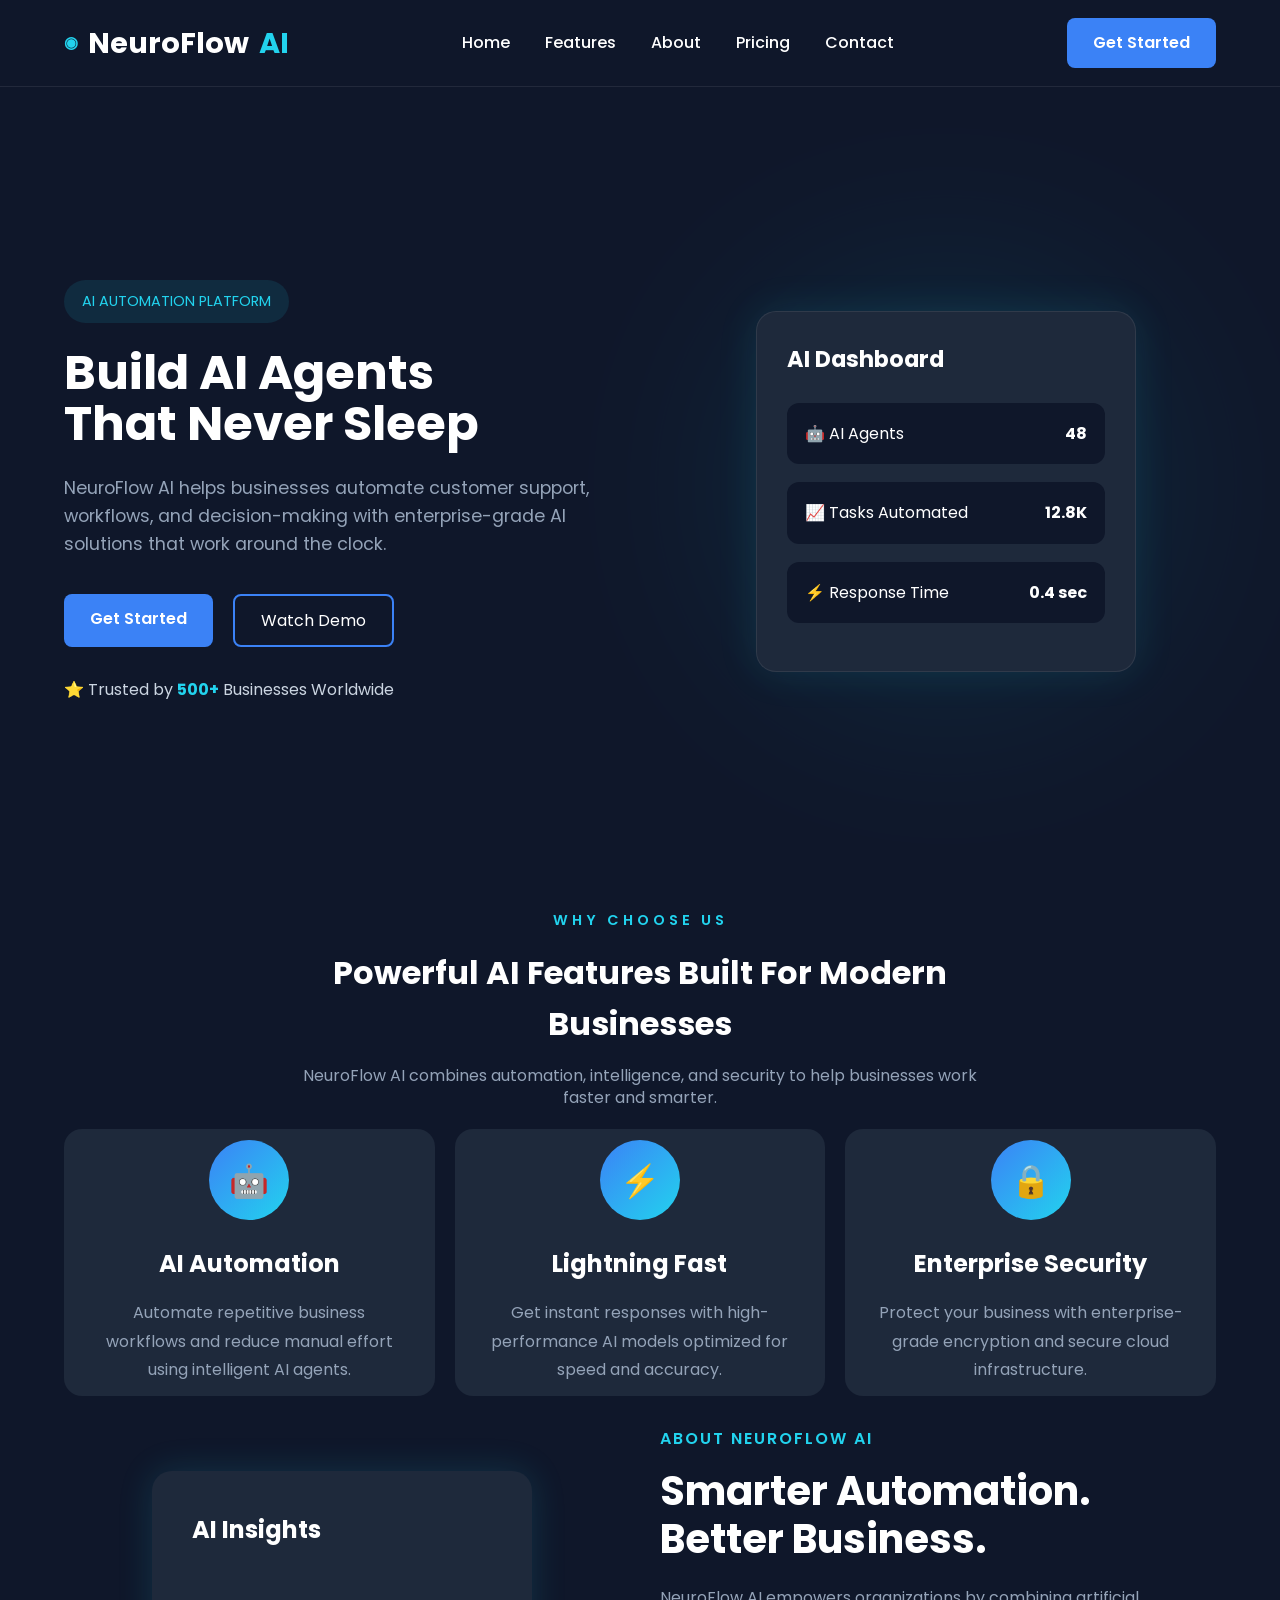
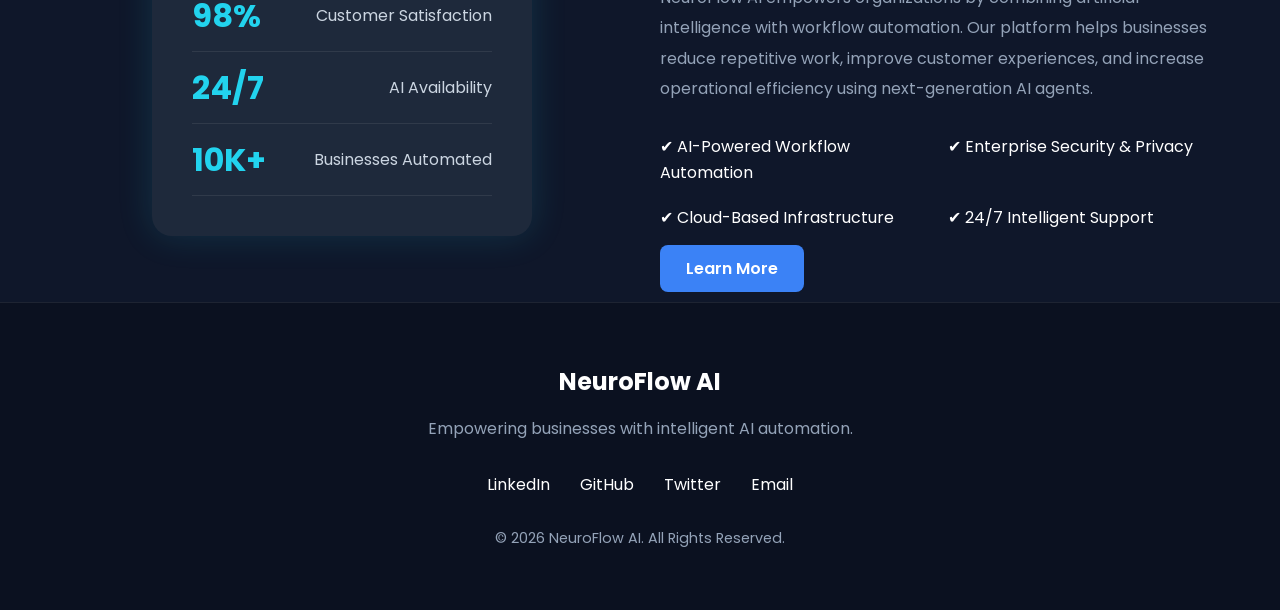
<file: WebDev-L1-LandingPage/index.html>
<!DOCTYPE html>
<html lang="en">
<head>
    <meta charset="UTF-8">
    <meta name="viewport" content="width=device-width, initial-scale=1.0">

    <title>NeuroFlow AI</title>

    <!-- Google Font -->
    <link href="https://fonts.googleapis.com/css2?family=Poppins:wght@300;400;500;600;700&display=swap" rel="stylesheet">

    <!-- CSS -->
    <link rel="stylesheet" href="style.css">
</head>
<body>
    <!-- Navbar ===== -->

<header>

    <nav class="navbar">

        <div class="container nav-container">

            <div class="logo">
               <span class="logo-icon">◉</span>
                NeuroFlow <span>AI</span>
            </div>

            <ul class="nav-links">

                <li><a href="#">Home</a></li>

                <li><a href="#">Features</a></li>

                <li><a href="#">About</a></li>

                <li><a href="#">Pricing</a></li>

                <li><a href="#">Contact</a></li>

            </ul>

            <a href="#" class="btn">Get Started</a>

        </div>

    </nav>

</header>
<!-- ===== Hero Section ===== -->

<section class="hero">

    <div class="container hero-container">

        <div class="hero-content">

            <span class="hero-tag">
                AI AUTOMATION PLATFORM
            </span>

            <h1>
                Build AI Agents <br>
                That Never Sleep
            </h1>

            <p>
                NeuroFlow AI helps businesses automate customer support,
                workflows, and decision-making with enterprise-grade AI
                solutions that work around the clock.
            </p>

            <div class="hero-buttons">

                <a href="#" class="btn">
                    Get Started
                </a>

                <a href="#" class="btn-secondary">
                    Watch Demo
                </a>

            </div>

            <div class="hero-rating">

                ⭐ Trusted by <span>500+</span> Businesses Worldwide

            </div>

        </div>

        <div class="hero-image">

            <div class="dashboard-card">

                <h3>AI Dashboard</h3>

                <div class="stat-card">
                    🤖 AI Agents <strong>48</strong>
                </div>

                <div class="stat-card">
                    📈 Tasks Automated <strong>12.8K</strong>
                </div>

                <div class="stat-card">
                    ⚡ Response Time <strong>0.4 sec</strong>
                </div>

            </div>

        </div>

    </div>

</section>
<!-- ================= Features ================= -->

<section class="features" id="features">

    <div class="container">

        <div class="section-title">

            <span>WHY CHOOSE US</span>

            <h2>Powerful AI Features Built For Modern Businesses</h2>

            <p>
                NeuroFlow AI combines automation, intelligence, and security
                to help businesses work faster and smarter.
            </p>

        </div>

        <div class="feature-grid">

            <div class="feature-card">

                <div class="feature-icon">🤖</div>

                <h3>AI Automation</h3>

                <p>
                    Automate repetitive business workflows and reduce manual effort using intelligent AI agents.
                </p>

            </div>

            <div class="feature-card">

                <div class="feature-icon">⚡</div>

                <h3>Lightning Fast</h3>

                <p>
                    Get instant responses with high-performance AI models optimized for speed and accuracy.
                </p>

            </div>

            <div class="feature-card">

                <div class="feature-icon">🔒</div>

                <h3>Enterprise Security</h3>

                <p>
                    Protect your business with enterprise-grade encryption and secure cloud infrastructure.
                </p>

            </div>

        </div>

    </div>

</section>
<!--================ ABOUT =================-->

<section class="about" id="about">

    <div class="container about-container">

        <div class="about-image">

            <div class="about-card">

                <h2>AI Insights</h2>

                <div class="about-stat">

                    <span>98%</span>

                    <p>Customer Satisfaction</p>

                </div>

                <div class="about-stat">

                    <span>24/7</span>

                    <p>AI Availability</p>

                </div>

                <div class="about-stat">

                    <span>10K+</span>

                    <p>Businesses Automated</p>

                </div>

            </div>

        </div>

        <div class="about-content">

            <span class="section-subtitle">
                ABOUT NEUROFLOW AI
            </span>

            <h2>
                Smarter Automation.
                Better Business.
            </h2>

            <p>

                NeuroFlow AI empowers organizations by combining
                artificial intelligence with workflow automation.
                Our platform helps businesses reduce repetitive work,
                improve customer experiences, and increase operational
                efficiency using next-generation AI agents.

            </p>

            <div class="about-list">

                <div>✔ AI-Powered Workflow Automation</div>

                <div>✔ Enterprise Security & Privacy</div>

                <div>✔ Cloud-Based Infrastructure</div>

                <div>✔ 24/7 Intelligent Support</div>

            </div>

            <a href="#" class="btn">

                Learn More

            </a>

        </div>

    </div>

</section>
<!--================ FOOTER =================-->

<footer class="footer" id="contact">

    <div class="container">

        <h2>NeuroFlow AI</h2>

        <p>
            Empowering businesses with intelligent AI automation.
        </p>

        <div class="footer-links">

            <a href="#">LinkedIn</a>

            <a href="#">GitHub</a>

            <a href="#">Twitter</a>

            <a href="#">Email</a>

        </div>

        <p class="copyright">

            © 2026 NeuroFlow AI. All Rights Reserved.

        </p>

    </div>

</footer>

</body>
</html>
</file>
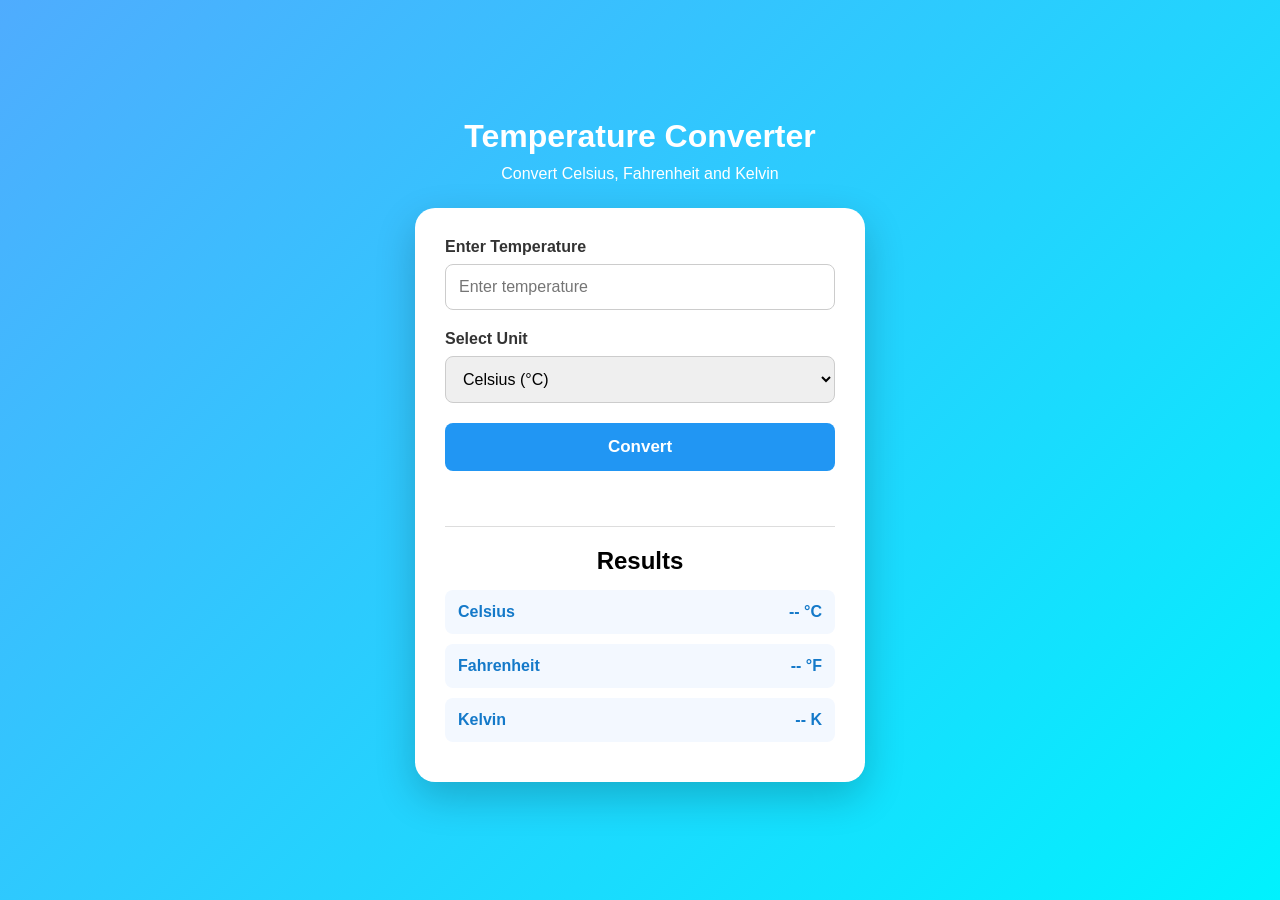
<file: WebDev-L1-TemperatureConvertor/index.html>
<!DOCTYPE html>
<html lang="en">

<head>
    <meta charset="UTF-8">
    <meta name="viewport" content="width=device-width, initial-scale=1.0">

    <title>Temperature Converter</title>

    <style>
        * {
            margin: 0;
            padding: 0;
            box-sizing: border-box;
        }

        body {
            min-height: 100vh;
            display: flex;
            justify-content: center;
            align-items: center;
            font-family: Arial, sans-serif;
            background: linear-gradient(135deg, #4facfe, #00f2fe);
            padding: 20px;
        }

        .container {
            width: 100%;
            max-width: 450px;
            text-align: center;
        }

        h1 {
            color: white;
            margin-bottom: 10px;
        }

        .subtitle {
            color: white;
            margin-bottom: 25px;
        }

        .converter {
            background: white;
            padding: 30px;
            border-radius: 20px;
            box-shadow: 0 15px 40px rgba(0, 0, 0, 0.2);
            text-align: left;
        }

        label {
            display: block;
            margin-bottom: 8px;
            font-weight: bold;
            color: #333;
        }

        input,
        select {
            width: 100%;
            padding: 13px;
            margin-bottom: 20px;
            border: 1px solid #ccc;
            border-radius: 8px;
            font-size: 16px;
            outline: none;
        }

        input:focus,
        select:focus {
            border-color: #2196f3;
        }

        button {
            width: 100%;
            padding: 14px;
            border: none;
            border-radius: 8px;
            background: #2196f3;
            color: white;
            font-size: 17px;
            font-weight: bold;
            cursor: pointer;
        }

        button:hover {
            background: #1479c9;
        }

        #error {
            color: #e63946;
            text-align: center;
            margin-top: 15px;
            min-height: 20px;
        }

        .results {
            margin-top: 20px;
            padding-top: 20px;
            border-top: 1px solid #ddd;
        }

        .results h2 {
            text-align: center;
            margin-bottom: 15px;
        }

        .result-item {
            display: flex;
            justify-content: space-between;
            padding: 13px;
            margin-bottom: 10px;
            background: #f3f8ff;
            border-radius: 8px;
        }

        .result-item span {
            font-weight: bold;
            color: #1479c9;
        }
    </style>
</head>

<body>

    <div class="container">

        <h1>Temperature Converter</h1>

        <p class="subtitle">
            Convert Celsius, Fahrenheit and Kelvin
        </p>

        <div class="converter">

            <label for="temperature">
                Enter Temperature
            </label>

            <input
                type="number"
                id="temperature"
                placeholder="Enter temperature"
                step="any"
            >

            <label for="unit">
                Select Unit
            </label>

            <select id="unit">
                <option value="celsius">Celsius (°C)</option>
                <option value="fahrenheit">Fahrenheit (°F)</option>
                <option value="kelvin">Kelvin (K)</option>
            </select>

            <button id="convertBtn">
                Convert
            </button>

            <div id="error"></div>

            <div class="results">

                <h2>Results</h2>

                <div class="result-item">
                    <span>Celsius</span>
                    <span id="celsius">-- °C</span>
                </div>

                <div class="result-item">
                    <span>Fahrenheit</span>
                    <span id="fahrenheit">-- °F</span>
                </div>

                <div class="result-item">
                    <span>Kelvin</span>
                    <span id="kelvin">-- K</span>
                </div>

            </div>

        </div>

    </div>


    <script>

        const button = document.getElementById("convertBtn");

        button.addEventListener("click", function () {

            const input = document.getElementById("temperature").value;
            const unit = document.getElementById("unit").value;

            const error = document.getElementById("error");

            const celsiusOutput =
                document.getElementById("celsius");

            const fahrenheitOutput =
                document.getElementById("fahrenheit");

            const kelvinOutput =
                document.getElementById("kelvin");


            // Clear old error
            error.textContent = "";


            // Check empty input
            if (input.trim() === "") {

                error.textContent =
                    "Please enter a temperature.";

                clearResults();

                return;
            }


            const temperature = Number(input);


            // Check invalid input
            if (Number.isNaN(temperature)) {

                error.textContent =
                    "Please enter a valid number.";

                clearResults();

                return;
            }


            let celsius;


            // Celsius
            if (unit === "celsius") {

                celsius = temperature;

            }


            // Fahrenheit
            else if (unit === "fahrenheit") {

                celsius = (temperature - 32) * 5 / 9;

            }


            // Kelvin
            else if (unit === "kelvin") {

                celsius = temperature - 273.15;

            }


            // Absolute zero check
            if (celsius < -273.15) {

                error.textContent =
                    "Temperature cannot be below absolute zero (-273.15°C).";

                clearResults();

                return;
            }


            // Convert to Fahrenheit
            const fahrenheit =
                (celsius * 9 / 5) + 32;


            // Convert to Kelvin
            const kelvin =
                celsius + 273.15;


            // Display results
            celsiusOutput.textContent =
                celsius.toFixed(2) + " °C";

            fahrenheitOutput.textContent =
                fahrenheit.toFixed(2) + " °F";

            kelvinOutput.textContent =
                kelvin.toFixed(2) + " K";

        });


        function clearResults() {

            document.getElementById("celsius").textContent =
                "-- °C";

            document.getElementById("fahrenheit").textContent =
                "-- °F";

            document.getElementById("kelvin").textContent =
                "-- K";
        }

    </script>

</body>

</html>
</file>
<file: WebDev-L1-LandingPage/style.css>
/* Reset */

*{
    margin:0;
    padding:0;
    box-sizing:border-box;
}

html{
    scroll-behavior:smooth;
}

body{

    font-family:'Poppins',sans-serif;

    background:#0F172A;

    color:white;

    line-height:1.6;
}

a{
    text-decoration:none;
    color:inherit;
}

ul{
    list-style:none;
}

img{
    max-width:100%;
    display:block;
}

.container{

    width:90%;

    max-width:1200px;

    margin:auto;
}
/* ==========================
        NAVBAR
========================== */

.navbar{

    position:sticky;

    top:0;

    z-index:1000;

    background:#0F172A;

    border-bottom:1px solid rgba(255,255,255,0.08);

    padding:18px 0;
}

.nav-container{

    display:flex;

    justify-content:space-between;

    align-items:center;
}

.logo{

    font-size:1.8rem;

    font-weight:700;

    color:#ffffff;
}

.logo span{

    color:#22D3EE;
}

.nav-links{

    display:flex;

    gap:35px;
}

.nav-links a{

    color:white;

    font-weight:500;

    transition:.3s;
}

.nav-links a:hover{

    color:#22D3EE;
}

.btn{

    background:#3B82F6;

    color:white;

    padding:12px 26px;

    border-radius:8px;

    font-weight:600;

    transition:.3s;
}

.btn:hover{

    background:#2563EB;
}
.logo{
    display:flex;
    align-items:center;
    gap:10px;

    font-size:1.8rem;
    font-weight:700;
}

.logo-icon{

    color:#22D3EE;

    font-size:1rem;

    animation:pulse 2s infinite;
}

@keyframes pulse{

    0%{
        opacity:1;
    }

    50%{
        opacity:.3;
    }

    100%{
        opacity:1;
    }

}
/* ==========================
        HERO SECTION
========================== */

.hero{

    min-height:90vh;

    display:flex;

    align-items:center;
}

.hero-container{

    display:flex;

    justify-content:space-between;

    align-items:center;

    gap:70px;
}

.hero-content{

    flex:1;
}

.hero-tag{

    display:inline-block;

    color:#22D3EE;

    background:rgba(34,211,238,.1);

    padding:10px 18px;

    border-radius:30px;

    font-size:.9rem;

    margin-bottom:25px;
}

.hero h1{

    font-size:3rem;

    line-height:1.05;

    margin-bottom:25px;
}

.hero p{

    color:#94A3B8;

    font-size:1.1rem;

    max-width:550px;

    margin-bottom:35px;
}

.hero-buttons{

    display:flex;

    gap:20px;

    margin-bottom:30px;
}

.btn-secondary{

    border:2px solid #3B82F6;

    padding:12px 26px;

    border-radius:8px;

    transition:.3s;
}

.btn-secondary:hover{

    background:#3B82F6;
}

.hero-rating{

    color:#CBD5E1;

    font-size:1rem;
}

.hero-rating span{

    color:#22D3EE;

    font-weight:700;
}

.hero-image{

    flex:1;

    display:flex;

    justify-content:center;
}

.dashboard-card{

    width:380px;

    background:#1E293B;

    border-radius:20px;

    padding:30px;

    border:1px solid rgba(255,255,255,.08);

    box-shadow:0 0 40px rgba(34,211,238,.12);
}

.dashboard-card h3{

    margin-bottom:25px;

    font-size:1.4rem;
}

.stat-card{

    display:flex;

    justify-content:space-between;

    align-items:center;

    background:#0F172A;

    padding:18px;

    border-radius:12px;

    margin-bottom:18px;

    transition:.3s;
}

.stat-card:hover{

    transform:translateY(-5px);

    border:1px solid #22D3EE;
}
.hero-image{

    position:relative;

}

.hero-image::before{

    content:"";

    position:absolute;

    width:350px;

    height:350px;

    background:#22D3EE;

    filter:blur(120px);

    opacity:.15;

    border-radius:50%;

    z-index:-1;

}
/*==============================
        FEATURES
===============================*/

.features{

    padding:10px 0;

}

.section-title{

    text-align:center;

    max-width:700px;

    margin:0 auto 20px;
}

.section-title span{

    color:#22D3EE;

    font-weight:600;

    letter-spacing:4px;

    font-size:.9rem;
}

.section-title h2{

    font-size:2rem;

    margin:15px 0;
}

.section-title p{

    color:#94A3B8;

    line-height:1.4;
}

.feature-grid{

    display:grid;

    grid-template-columns:repeat(3,1fr);

    gap:20px;
}

.feature-card{

    background:#1E293B;

    padding:10px 30px;

    border-radius:18px;

    transition:.35s;

    border:1px solid transparent;

    text-align:center;
}

.feature-card:hover{

    transform:translateY(-10px);

    border-color:#22D3EE;

    box-shadow:0 20px 40px rgba(34,211,238,.15);
}

.feature-icon{

    width:80px;

    height:80px;

    margin:auto;

    margin-bottom:25px;

    border-radius:50%;

    display:flex;

    justify-content:center;

    align-items:center;

    font-size:2rem;

    background:linear-gradient(135deg,#3B82F6,#22D3EE);
}

.feature-card h3{

    margin-bottom:15px;

    font-size:1.5rem;
}

.feature-card p{

    color:#94A3B8;

    line-height:1.8;
}
/*==============================
        ABOUT
===============================*/

.about{

    padding:20px 0;

}

.about-container{

    display:flex;

    justify-content:space-between;

    align-items:center;

    gap:40px;

}

.about-image{

    flex:1;

    display:flex;

    justify-content:center;

}

.about-card{

    width:380px;

    background:#1E293B;

    padding:40px;

    border-radius:20px;

    box-shadow:0 0 35px rgba(34,211,238,.15);

}

.about-card h2{

    margin-bottom:30px;

}

.about-stat{

    display:flex;

    justify-content:space-between;

    align-items:center;

    padding:10px 0;

    border-bottom:1px solid rgba(255,255,255,.08);

}

.about-stat span{

    font-size:2rem;

    color:#22D3EE;

    font-weight:700;

}

.about-stat p{

    color:#CBD5E1;

}

.about-content{

    flex:1;

}

.section-subtitle{

    color:#22D3EE;

    letter-spacing:2px;

    font-weight:600;

}

.about-content h2{
    font-size:2.5rem;
    line-height:1.2;
    margin:15px 0 20px;
}


.about-content p{

    color:#94A3B8;

    line-height:1.9;

    margin-bottom:30px;

}

.about-list{

    display:grid;

    grid-template-columns:repeat(2,1fr);

    gap:20px;

    margin-bottom:25px;

}

.about-list div{

    color:white;

}
/*==============================
        FOOTER
===============================*/

.footer{

    padding:60px 20px;

    text-align:center;

    background:#0B1120;

    border-top:1px solid rgba(255,255,255,.08);

}

.footer h2{

    margin-bottom:15px;

}

.footer p{

    color:#94A3B8;

}

.footer-links{

    display:flex;

    justify-content:center;

    gap:30px;

    margin:30px 0;

    flex-wrap:wrap;

}

.footer-links a{

    color:white;

    transition:.3s;

}

.footer-links a:hover{

    color:#22D3EE;

}

.copyright{

    margin-top:20px;

    font-size:.9rem;

}
/*==============================
        RESPONSIVE
===============================*/

@media (max-width:992px){

    .hero-container,
    .about-container{

        flex-direction:column;

        text-align:center;

    }

    .hero h1{

        font-size:3rem;

    }

    .feature-grid{

        grid-template-columns:1fr;

    }

    .about-list{

        grid-template-columns:1fr;

    }

}

@media (max-width:768px){

    nav{

        flex-direction:column;

        gap:20px;

    }

    .nav-links{

        flex-wrap:wrap;

        justify-content:center;

    }

    .hero h1{

        font-size:2.5rem;

    }

    .dashboard{

        width:100%;

    }

}
</file>
